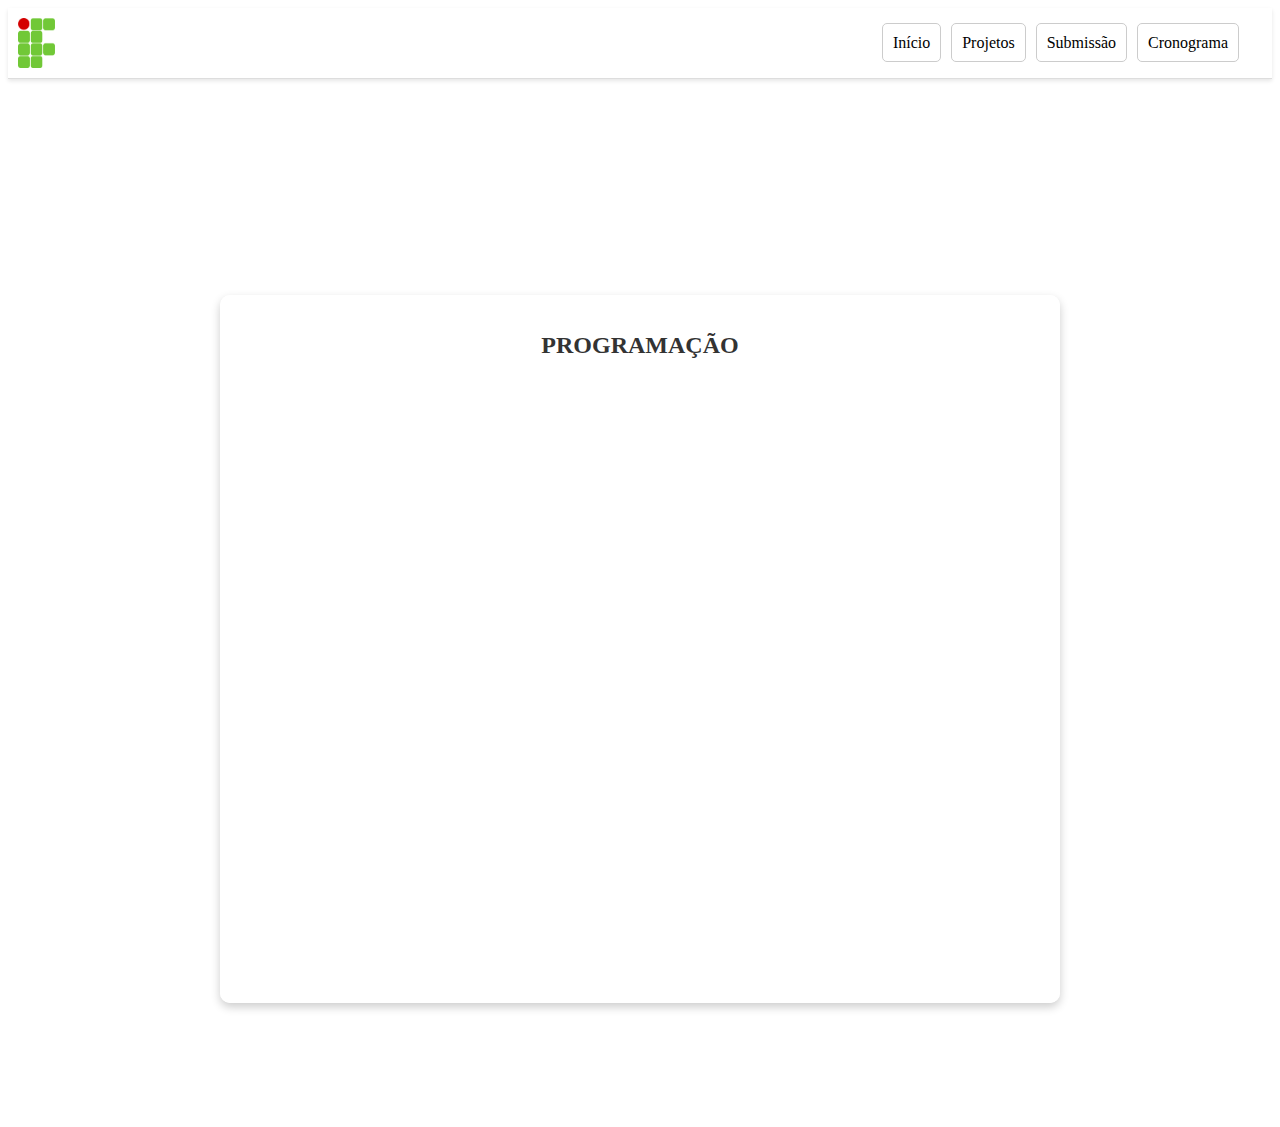
<file: src/pages/Programacao.html>
<!DOCTYPE html>
<html lang="pt-BR">
<head>
    <meta charset="UTF-8">
    <meta name="viewport" content="width=device-width, initial-scale=1.0">
    <title>Programação - Evento</title>
    <link rel="icon" href="/src/img/Logotipo_IFET.svg">
    <link rel="stylesheet" href="/src/pages/style/cronograma.css">

    
</head>
<body>
    <header>
        <img src="/src/img/logo_if.png" alt="Logo IFPR">
        <nav>
            <a href="/src/Index.html">Início</a>
            <a href="/src/pages/Projetos.html">Projetos</a>
            <a href="/src/pages/Projetos.html">Submissão</a>
            <a href="/src/pages/Programacao.html">Cronograma</a>
            
            
        </nav>
    </header>
    <section class="space">
    </section>
    <section class="parallax-programacao">
        <div class="frame-programacao">
            <div class="card">
                


                <h1>
                    PROGRAMAÇÃO <i class="bi bi-calendar"></i>
                </h1>
            </div>
            <div id="even3-widget-session">
                <iframe src="https://www.even3.com.br/widget/index?evento=setif-2024&amp;type=session&amp;lang=pt" allowfullscreen></iframe>
            </div>
        </div>
    </section>
</body>
</html>
</file>
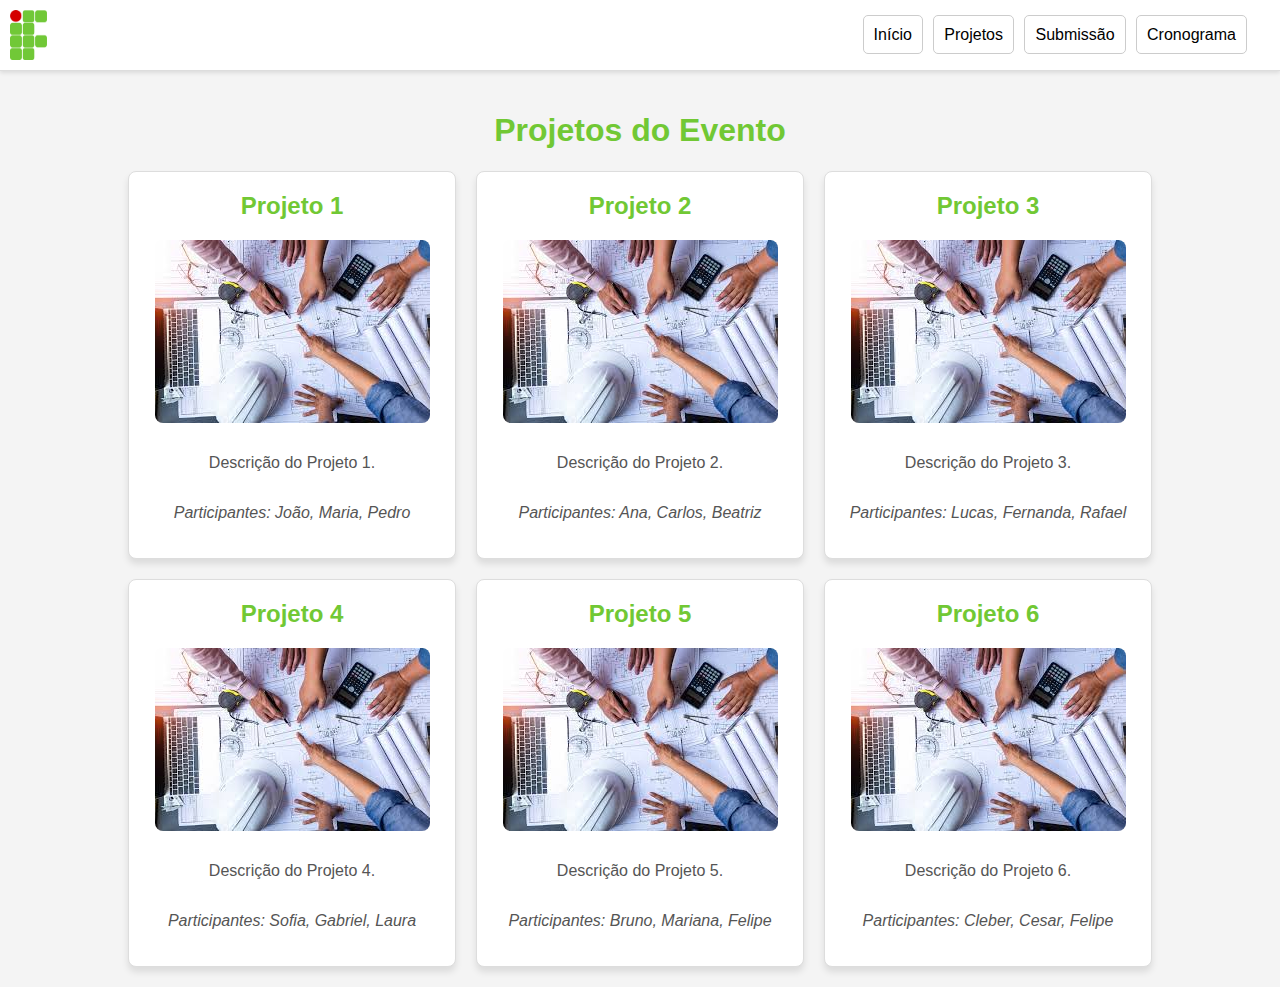
<file: src/pages/Projetos.html>
<!DOCTYPE html>
<html lang="pt-BR">
<head>
    <meta charset="UTF-8">
    <meta name="viewport" content="width=device-width, initial-scale=1.0">
    <title>Projetos do Evento</title>
    <link rel="icon" href="/src/img/Logotipo_IFET.svg">
    <link rel="stylesheet" href="/src/pages/style/styles.css">

</head>
<body>

    <header>
        <img src="/src/img/logo_if.png" alt="Logo IFPR">
        <nav>
            <a href="/src/Index.html">Início</a>
            <a href="/src/pages/Projetos.html">Projetos</a>
            <a href="/src/pages/Projetos.html">Submissão</a>
            <a href="/src/pages/Programacao.html">Cronograma</a>
            
            
        </nav>
    </header>

    <div class="container">
        <h1>Projetos do Evento</h1>
        <div class="project-quadrado">
            <div class="project">
                <h2>Projeto 1</h2>
                <img src="/src/img/download (3).jpeg" alt="Imagem do Projeto 1">
                <p>Descrição do Projeto 1.</p>
                <p class="participants">Participantes: João, Maria, Pedro</p>
            </div>
            <div class="project">
                <h2>Projeto 2</h2>
                <img src="/src/img/download (3).jpeg" alt="Imagem do Projeto 2">
                <p>Descrição do Projeto 2.</p>
                <p class="participants">Participantes: Ana, Carlos, Beatriz</p>
            </div>
            <div class="project">
                <h2>Projeto 3</h2>
                <img src="/src/img/download (3).jpeg" alt="Imagem do Projeto 3">
                <p>Descrição do Projeto 3.</p>
                <p class="participants">Participantes: Lucas, Fernanda, Rafael</p>
            </div>
            <div class="project">
                <h2>Projeto 4</h2>
                <img src="/src/img/download (3).jpeg" alt="Imagem do Projeto 4">
                <p>Descrição do Projeto 4.</p>
                <p class="participants">Participantes: Sofia, Gabriel, Laura</p>
            </div>
            <div class="project">
                <h2>Projeto 5</h2>
                <img src="/src/img/download (3).jpeg" alt="Imagem do Projeto 5">
                <p>Descrição do Projeto 5.</p>
                <p class="participants">Participantes: Bruno, Mariana, Felipe</p>
            </div>
            <div class="project">
                <h2>Projeto 6</h2>
                <img src="/src/img/download (3).jpeg" alt="Imagem do Projeto 6">
                <p>Descrição do Projeto 6.</p>
                <p class="participants">Participantes: Cleber, Cesar, Felipe</p>
            </div>
        </div>
    </div>
    </div>
    </div>



</body>
</html>
</file>
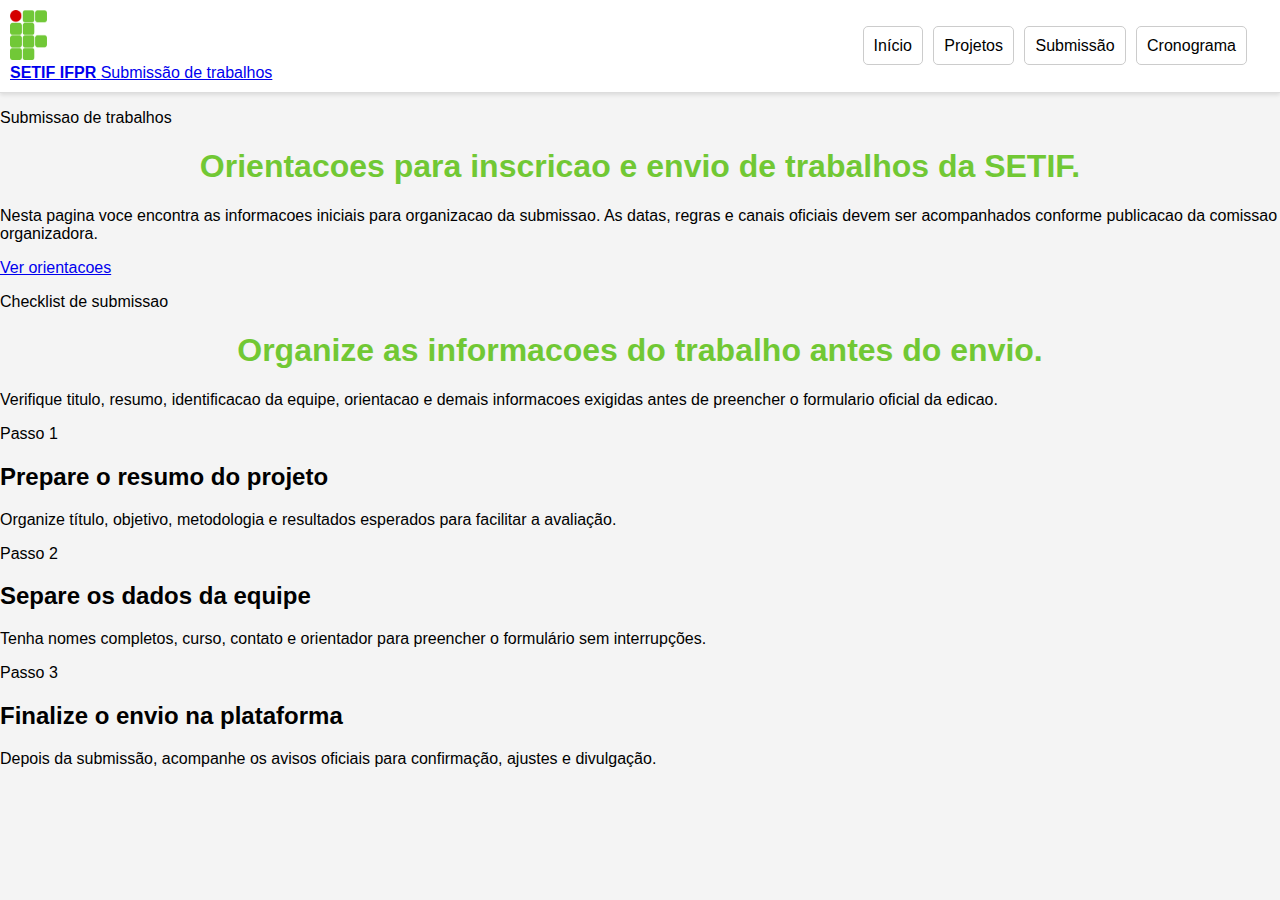
<file: src/pages/submeter.html>
<!DOCTYPE html>
<html lang="pt-BR">
<head>
    <meta charset="UTF-8">
    <meta name="viewport" content="width=device-width, initial-scale=1.0">
    <title>Submissao | SETIF IFPR</title>
    <link rel="icon" href="../img/Logotipo_IFET.svg">
    <link rel="stylesheet" href="./style/styles.css">
</head>
<body>
    <header class="site-header">
        <a class="brand" href="../index.html">
            <img src="../img/logo_if.png" alt="Logo do IFPR">
            <div>
                <strong>SETIF IFPR</strong>
                <span>Submissão de trabalhos</span>
            </div>
        </a>
        <nav class="site-nav">
            <a href="../index.html">Início</a>
            <a href="./Projetos.html">Projetos</a>
            <a href="./submeter.html">Submissão</a>
            <a href="./Programacao.html">Cronograma</a>
        </nav>
    </header>

    <main class="page-shell">
        <section class="hero-panel hero-panel-split">
            <div>
                <p class="eyebrow">Submissao de trabalhos</p>
                <h1>Orientacoes para inscricao e envio de trabalhos da SETIF.</h1>
                <p>
                    Nesta pagina voce encontra as informacoes iniciais para organizacao da submissao. As datas,
                    regras e canais oficiais devem ser acompanhados conforme publicacao da comissao organizadora.
                </p>
            </div>
            <a class="button" href="#checklist">Ver orientacoes</a>
        </section>

        <section class="hero-panel hero-panel-split" id="checklist">
            <div>
                <p class="eyebrow">Checklist de submissao</p>
                <h1>Organize as informacoes do trabalho antes do envio.</h1>
                <p>
                    Verifique titulo, resumo, identificacao da equipe, orientacao e demais informacoes exigidas
                    antes de preencher o formulario oficial da edicao.
                </p>
            </div>
        </section>

        <section class="card-grid card-grid-compact">
            <article class="content-card text-card">
                <div class="card-body">
                    <span class="pill">Passo 1</span>
                    <h2>Prepare o resumo do projeto</h2>
                    <p>Organize título, objetivo, metodologia e resultados esperados para facilitar a avaliação.</p>
                </div>
            </article>
            <article class="content-card text-card">
                <div class="card-body">
                    <span class="pill">Passo 2</span>
                    <h2>Separe os dados da equipe</h2>
                    <p>Tenha nomes completos, curso, contato e orientador para preencher o formulário sem interrupções.</p>
                </div>
            </article>
            <article class="content-card text-card">
                <div class="card-body">
                    <span class="pill">Passo 3</span>
                    <h2>Finalize o envio na plataforma</h2>
                    <p>Depois da submissão, acompanhe os avisos oficiais para confirmação, ajustes e divulgação.</p>
                </div>
            </article>
        </section>
    </main>
</body>
</html>
</file>
<file: src/pages/style/cronograma.css>
header {
  display: flex;
  justify-content: space-between;
  align-items: center;
  padding: 10px;
  background-color: white;
  border-bottom: 1px solid #ddd;
  box-shadow: 0 2px 4px rgba(0, 0, 0, 0.1);
}

header img {
  height: 50px;
}

nav {
  margin-right: 20px;
}

nav a {
  text-decoration: none;
  color: black;
  margin: 3px;
  padding: 10px;
  border: 1px solid #ccc;
  border-radius: 5px;
  background-color: white;
}

nav a:hover {
  background-color: #f1f1f1;
  transform: translateY(-2px);
}

.main-section {
  padding: 50px;
}

.parallax-programacao {
  display: flex;
  height: 100vh;
  align-items: center;
  justify-content: center;
  padding: 20px;
}

.frame-programacao {
  background-color: rgba(255, 255, 255, 0.9);
  border-radius: 10px;
  padding: 20px;
  max-width: 800px;
  width: 100%;
  box-shadow: 0 4px 10px rgba(0, 0, 0, 0.2);
}

.card {
  text-align: center;
  margin-bottom: 20px;
}

h1 {
  color: #333;
  font-size: 24px;
}

iframe {
  width: 100%;
  height: 600px;
  border: none;
  border-radius: 10px;
}
.space {
  height: 100px;
}
</file>
<file: src/pages/style/styles.css>
body {
  font-family: Arial, sans-serif;
  background-color: #f4f4f4;
  margin: 0;
  padding: 0;
  align-items: center;
}
header {
  display: flex;
  justify-content: space-between;
  align-items: center;
  padding: 10px;
  background-color: white;
  border-bottom: 1px solid #ddd;
  box-shadow: 0 2px 4px rgba(0, 0, 0, 0.1);
}

header img {
  height: 50px;
}

nav {
  margin-right: 20px;
}

nav a {
  text-decoration: none;
  color: black;
  margin: 3px;
  padding: 10px;
  border: 1px solid #ccc;
  border-radius: 5px;
  background-color: white;
  transition: background-color 0.3s ease, transform 0.3s ease;
}

nav a:hover {
  background-color: #f1f1f1;
  transform: translateY(-2px);
}

.container {
  width: 80%;
  margin: 0 auto;
  padding: 20px;
}

h1 {
  text-align: center;
  color: #71c834;
  font-weight: bold;
}

.project-quadrado {
  display: grid;
  grid-template-columns: repeat(auto-fill, minmax(300px, 1fr));
  gap: 20px;
}

.project {
  background-color: #fff;
  border: 1px solid #ddd;
  border-radius: 8px;
  padding: 20px;
  box-shadow: 0 5px 7px rgba(0, 0, 0, 0.1);
  transition: transform 0.2s;
  display: flex;
  flex-direction: column;
  align-items: center;
}

.project:hover {
  transform: translateY(-5px);
}

.project img {
  max-width: 100%;
  border-radius: 8px;
  margin-bottom: 15px;
}

.project h2 {
  margin-top: 0;
  color: #71c834;
}

.project p {
  color: #555;
}

.participants {
  font-style: italic;
  color: #777;
}

.btn {
  text-decoration: none;
  transition: transform 0.2s;
  display: flex;
  justify-content: center;
  align-items: center;
  width: 150px;
  font-size: 16px;
  height: 40px;
  margin: 10px auto;
  border-radius: 5px;
  cursor: pointer;
  background-color: #71c834;
  color: white;
}

.btn:hover {
  transform: translateY(-5px);
}
</file>
